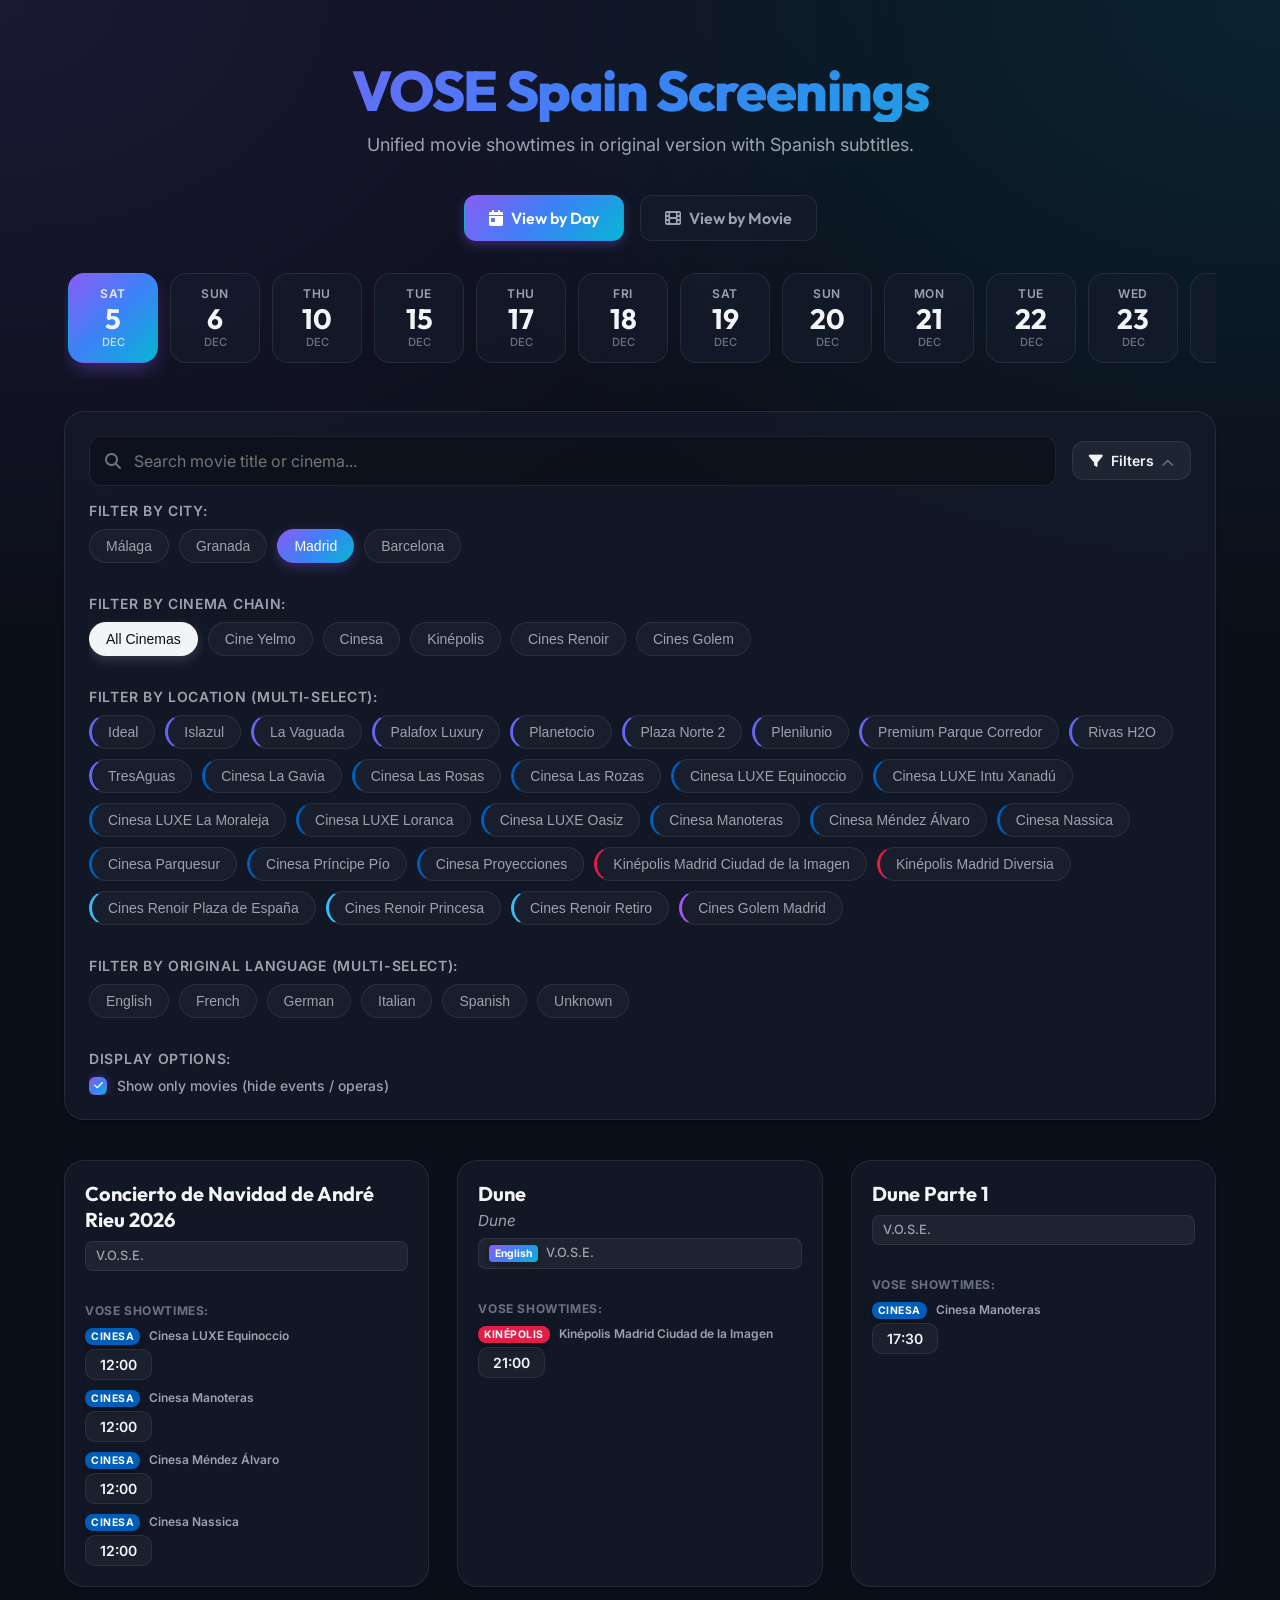
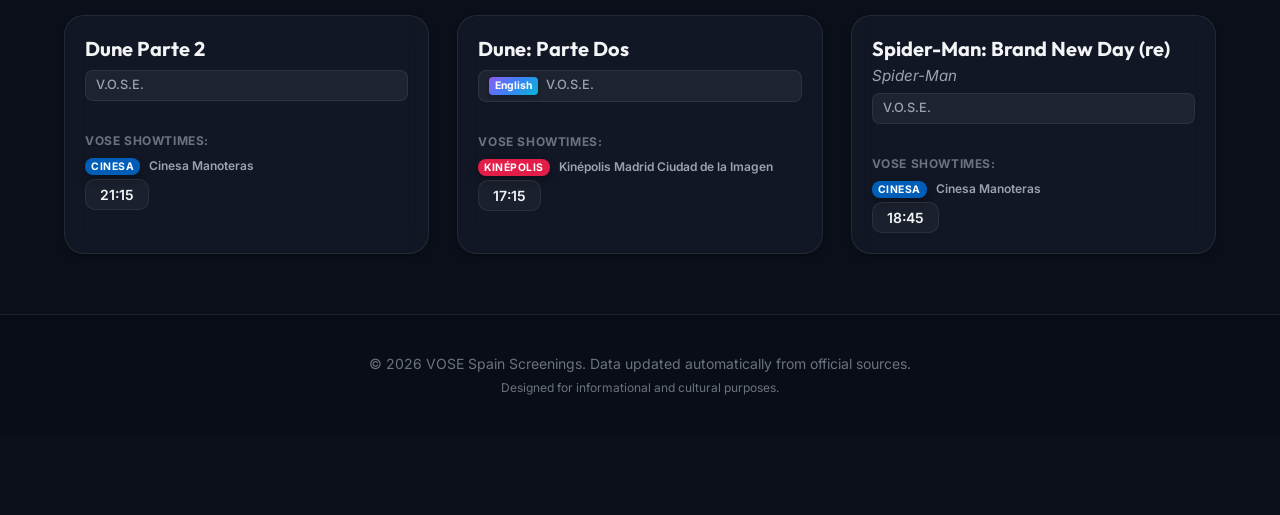
<file: index.html>
<!DOCTYPE html>
<html lang="en">
<head>
    <meta charset="UTF-8">
    <meta name="viewport" content="width=device-width, initial-scale=1.0">
    
    <!-- SEO Meta Tags -->
    <title>VOSE Spain Screenings - Movie Showtimes in Original Version</title>
    <meta name="description" content="Find all VOSE (original version with Spanish subtitles) movies and showtimes in Spain, including Málaga, Granada, Madrid, and Barcelona.">
    <meta name="keywords" content="vose, vose movies, subtitled movies, yelmo vose, cinesur vose, albeniz vose, kinepolis vose, ocine vose, original version spain, barcelona vose, madrid vose">
    
    <!-- Favicon -->
    <link rel="icon" type="image/svg+xml" href="data:image/svg+xml,%3Csvg xmlns='http://www.w3.org/2000/svg' viewBox='0 0 100 100'%3E%3Ctext y='.9em' font-size='90'%3E🎬%3C/text%3E%3C/svg%3E">
    
    <!-- Stylesheets -->
    <link rel="stylesheet" href="css/styles.css">
    
    <!-- FontAwesome for Icons -->
    <link rel="stylesheet" href="https://cdnjs.cloudflare.com/ajax/libs/font-awesome/6.4.0/css/all.min.css">

    <!-- Google AdSense -->
    <script async src="https://pagead2.googlesyndication.com/pagead/js/adsbygoogle.js?client=ca-pub-2742098675166436"
         crossorigin="anonymous"></script>
</head>
<body>

    <!-- Header Section -->
    <header class="hero">
        <div class="container">
            <h1 id="mainTitle">VOSE Spain Screenings</h1>
            <p>Unified movie showtimes in original version with Spanish subtitles.</p>
        </div>
    </header>

    <!-- Main Content -->
    <main class="container">
        
        <!-- View Mode Switcher -->
        <section class="view-switcher-container">
            <button class="view-btn active" id="btnViewDay" data-view="day">
                <i class="fa-solid fa-calendar-day"></i> View by Day
            </button>
            <button class="view-btn" id="btnViewMovie" data-view="movie">
                <i class="fa-solid fa-film"></i> View by Movie
            </button>
        </section>
        
        <!-- 1. Date Selector Scrollbar (shown only in 'day' view mode) -->
        <section class="date-selector-container" id="dateSelectorSection">
            <div class="date-selector-scroll" id="dateSelector">
                <!-- Date cards will be dynamically generated here -->
            </div>
        </section>
        
        <!-- 2. Filter Toolbar -->
        <section class="filter-toolbar">
            
            <div class="filter-toolbar-header">
                <!-- Search Bar -->
                <div class="search-container">
                    <i class="fa-solid fa-magnifying-glass search-icon"></i>
                    <input type="text" id="searchInput" class="search-input" placeholder="Search movie title or cinema...">
                </div>

                <button id="filterToggle" class="filter-toggle-btn" aria-expanded="true" aria-controls="filterPanel">
                    <i class="fa-solid fa-filter"></i>
                    <span>Filters</span>
                    <i class="fa-solid fa-chevron-down toggle-icon"></i>
                </button>
            </div>

            <!-- Active Filters Summary (Visible when collapsed) -->
            <div id="activeFiltersSummary" class="active-filters-summary">
                <!-- Dynamic chips will be generated here -->
            </div>

            <div id="filterPanel" class="filter-panel">
                <!-- City Filters -->
                <div class="filter-group">
                    <span class="filter-title">Filter by City:</span>
                    <div class="cinema-chips" id="cityChips">
                        <button class="chip" data-city="malaga" id="chipCityMalaga">Málaga</button>
                        <button class="chip" data-city="granada" id="chipCityGranada">Granada</button>
                        <button class="chip" data-city="madrid" id="chipCityMadrid">Madrid</button>
                        <button class="chip" data-city="barcelona" id="chipCityBarcelona">Barcelona</button>
                    </div>
                </div>

                <!-- Cinema Chains Filters -->
                <div class="filter-group" style="margin-top: 12px;">
                    <span class="filter-title">Filter by Cinema Chain:</span>
                    <div class="cinema-chips" id="cinemaChips">
                        <button class="chip active all-chip" data-chain="all" id="chipAll">All Cinemas</button>
                        <button class="chip" data-chain="yelmo" id="chipYelmo">Cine Yelmo</button>
                        <button class="chip" data-chain="cinesa" id="chipCinesa">Cinesa</button>
                        <button class="chip" data-chain="cinesur" id="chipCinesur">mk2 Cinesur</button>
                        <button class="chip" data-chain="albeniz" id="chipAlbeniz">Cine Albéniz</button>
                        <button class="chip" data-chain="kinepolis" id="chipKinepolis">Kinépolis</button>
                        <button class="chip" data-chain="ocine" id="chipOcine">Ocine</button>
                        <button class="chip" data-chain="renoir" id="chipRenoir">Cines Renoir</button>
                        <button class="chip" data-chain="golem" id="chipGolem">Cines Golem</button>
                    </div>
                </div>

                <!-- Specific Cinema Sub-Filters -->
                <div class="filter-group" id="cinemaSubFilterGroup" style="margin-top: 12px;">
                    <span class="filter-title">Filter by Location (Multi-select):</span>
                    <div class="cinema-chips" id="cinemaSubChips">
                        <!-- Dynamic chips generated here -->
                    </div>
                </div>

                <!-- Original Language Filters -->
                <div class="filter-group" style="margin-top: 12px;">
                    <span class="filter-title">Filter by Original Language (Multi-select):</span>
                    <div class="cinema-chips" id="languageChips">
                        <!-- Dynamic chips generated here -->
                    </div>
                </div>

                <!-- Display Options Filters -->
                <div class="filter-group" style="margin-top: 12px;">
                    <span class="filter-title">Display Options:</span>
                    <label class="filter-checkbox-container">
                        <input type="checkbox" id="chkOnlyMovies" checked>
                        <span class="custom-checkbox"></span>
                        Show only movies (hide events / operas)
                    </label>
                </div>
            </div>
            
        </section>

        <!-- 3. Movie Cards Grid -->
        <section class="movie-grid" id="movieGrid">
            <!-- Movie cards and loaders will be rendered here -->
        </section>

    </main>

    <!-- Footer -->
    <footer style="text-align: center; padding: 40px 0; color: var(--text-muted); font-size: 0.875rem; border-top: 1px solid var(--border-color); margin-top: 60px; background: rgba(0,0,0,0.15);">
        <p>© 2026 VOSE Spain Screenings. Data updated automatically from official sources.</p>
        <p style="margin-top: 8px; font-size: 0.75rem;">Designed for informational and cultural purposes.</p>
    </footer>

    <!-- Scripts -->
    <script src="js/app.js"></script>
</body>
</html>
</file>
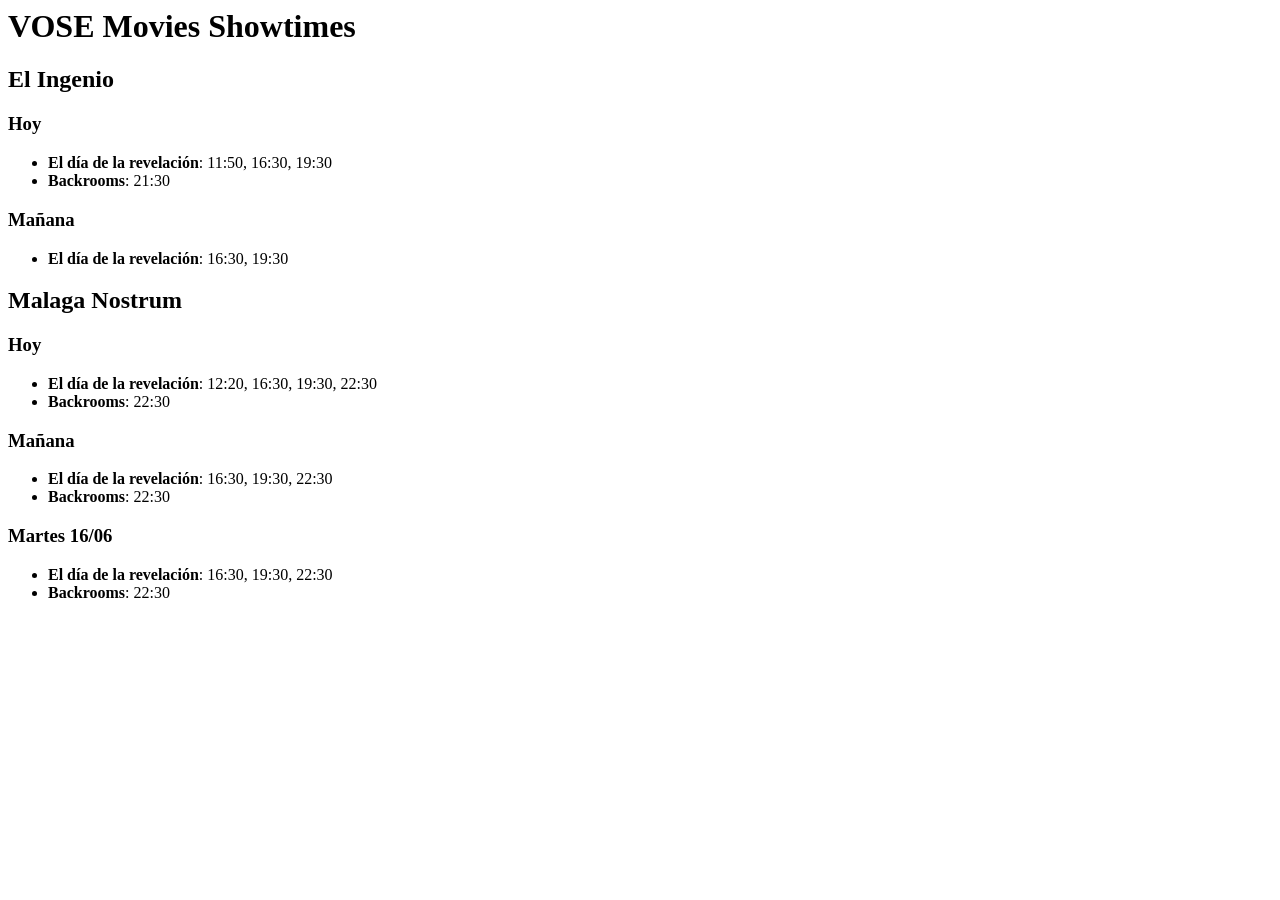
<file: movies.html>
<html>
<head><title>VOSE Movies</title></head>
<body>
<h1>VOSE Movies Showtimes</h1>
<h2>El Ingenio</h2>
<h3>Hoy</h3>
<ul>
<li><strong>El día de la revelación</strong>: 11:50, 16:30, 19:30</li>
<li><strong>Backrooms</strong>: 21:30</li>
</ul>
<h3>Mañana</h3>
<ul>
<li><strong>El día de la revelación</strong>: 16:30, 19:30</li>
</ul>
<h2>Malaga Nostrum</h2>
<h3>Hoy</h3>
<ul>
<li><strong>El día de la revelación</strong>: 12:20, 16:30, 19:30, 22:30</li>
<li><strong>Backrooms</strong>: 22:30</li>
</ul>
<h3>Mañana</h3>
<ul>
<li><strong>El día de la revelación</strong>: 16:30, 19:30, 22:30</li>
<li><strong>Backrooms</strong>: 22:30</li>
</ul>
<h3>Martes 16/06</h3>
<ul>
<li><strong>El día de la revelación</strong>: 16:30, 19:30, 22:30</li>
<li><strong>Backrooms</strong>: 22:30</li>
</ul>
</body>
</html>
</file>
<file: css/styles.css>
@import url('https://fonts.googleapis.com/css2?family=Inter:wght@300;400;500;600;700&family=Outfit:wght@400;500;600;700;800&display=swap');

/* --- DESIGN SYSTEM TOKENS --- */
:root {
    --bg-primary: #0b0f19;
    --bg-secondary: #111827;
    --bg-card: rgba(22, 28, 45, 0.65);
    --border-color: rgba(255, 255, 255, 0.08);
    --border-color-hover: rgba(139, 92, 246, 0.4);
    
    --text-primary: #f3f4f6;
    --text-secondary: #9ca3af;
    --text-muted: #6b7280;
    
    --accent-primary: #8b5cf6;     /* Violet */
    --accent-secondary: #06b6d4;   /* Cyan */
    --accent-gradient: linear-gradient(135deg, #8b5cf6 0%, #3b82f6 50%, #06b6d4 100%);
    --accent-gradient-hover: linear-gradient(135deg, #a78bfa 0%, #60a5fa 50%, #22d3ee 100%);
    
    --yelmo-color: #6366f1;        /* Indigo */
    --cinesa-color: #005eb8;       /* Blue */
    --cinesur-color: #f59e0b;      /* Amber */
    --albeniz-color: #ec4899;      /* Pink */
    --kinepolis-color: #e11d48;    /* Crimson Red */
    --ocine-color: #10b981;        /* Emerald Green */
    --renoir-color: #38bdf8;       /* Sky Blue */
    --golem-color: #a855f7;        /* Purple */
    
    --shadow-sm: 0 4px 6px -1px rgba(0, 0, 0, 0.2), 0 2px 4px -1px rgba(0, 0, 0, 0.1);
    --shadow-lg: 0 20px 25px -5px rgba(0, 0, 0, 0.4), 0 10px 10px -5px rgba(0, 0, 0, 0.3);
    
    --font-heading: 'Outfit', sans-serif;
    --font-body: 'Inter', sans-serif;
    
    --transition-smooth: all 0.3s cubic-bezier(0.4, 0, 0.2, 1);
}

/* --- BASE STYLES --- */
* {
    margin: 0;
    padding: 0;
    box-sizing: border-box;
}

body {
    background-color: var(--bg-primary);
    color: var(--text-primary);
    font-family: var(--font-body);
    -webkit-font-smoothing: antialiased;
    -moz-osx-font-smoothing: grayscale;
    min-height: 100vh;
    padding-bottom: 80px;
    background-image: 
        radial-gradient(at 0% 0%, rgba(139, 92, 246, 0.12) 0px, transparent 50%),
        radial-gradient(at 100% 0%, rgba(6, 182, 212, 0.12) 0px, transparent 50%);
    background-attachment: fixed;
}

a {
    color: inherit;
    text-decoration: none;
}

/* --- LAYOUT CONTAINERS --- */
.container {
    width: 100%;
    max-width: 1200px;
    margin: 0 auto;
    padding: 0 24px;
}

/* --- HEADER / HERO --- */
.hero {
    text-align: center;
    padding: 60px 0 40px;
}

.hero h1 {
    font-family: var(--font-heading);
    font-size: 3.5rem;
    font-weight: 800;
    line-height: 1.1;
    margin-bottom: 12px;
    background: var(--accent-gradient);
    -webkit-background-clip: text;
    -webkit-text-fill-color: transparent;
    letter-spacing: -0.025em;
}

.hero p {
    font-size: 1.125rem;
    color: var(--text-secondary);
    font-weight: 400;
    max-width: 600px;
    margin: 0 auto;
}

/* --- DATE FILTER BAR --- */
.date-selector-container {
    margin-bottom: 32px;
    position: relative;
}

.date-selector-scroll {
    display: flex;
    gap: 12px;
    overflow-x: auto;
    padding: 8px 4px 16px;
    scroll-behavior: smooth;
    scrollbar-width: thin;
    scrollbar-color: var(--border-color) transparent;
}

.date-selector-scroll::-webkit-scrollbar {
    height: 6px;
}

.date-selector-scroll::-webkit-scrollbar-thumb {
    background-color: var(--border-color);
    border-radius: 9999px;
}

.date-card {
    flex: 0 0 auto;
    width: 90px;
    height: 90px;
    display: flex;
    flex-direction: column;
    align-items: center;
    justify-content: center;
    background: var(--bg-card);
    border: 1px solid var(--border-color);
    border-radius: 16px;
    cursor: pointer;
    transition: var(--transition-smooth);
    user-select: none;
    backdrop-filter: blur(12px);
}

.date-card:hover {
    border-color: var(--accent-secondary);
    transform: translateY(-2px);
    box-shadow: 0 4px 12px rgba(6, 182, 212, 0.15);
}

.date-card.active {
    background: var(--accent-gradient);
    border-color: transparent;
    box-shadow: 0 10px 20px -5px rgba(139, 92, 246, 0.4);
}

.date-card .weekday {
    font-size: 0.75rem;
    font-weight: 600;
    text-transform: uppercase;
    color: var(--text-secondary);
    margin-bottom: 4px;
    letter-spacing: 0.05em;
}

.date-card.active .weekday {
    color: rgba(255, 255, 255, 0.85);
}

.date-card .day-num {
    font-family: var(--font-heading);
    font-size: 1.75rem;
    font-weight: 700;
    line-height: 1;
}

.date-card .month-lbl {
    font-size: 0.7rem;
    color: var(--text-muted);
    font-weight: 500;
    margin-top: 2px;
}

.date-card.active .month-lbl {
    color: rgba(255, 255, 255, 0.75);
}

/* --- FILTER TOOLBAR --- */
.filter-toolbar {
    background: var(--bg-card);
    border: 1px solid var(--border-color);
    border-radius: 20px;
    padding: 24px;
    margin-bottom: 40px;
    display: flex;
    flex-direction: column;
    gap: 16px;
    backdrop-filter: blur(12px);
    box-shadow: var(--shadow-sm);
    transition: var(--transition-smooth);
}

.filter-toolbar-header {
    display: flex;
    gap: 16px;
    align-items: center;
}

.filter-toggle-btn {
    display: flex;
    align-items: center;
    gap: 8px;
    padding: 10px 16px;
    background: rgba(255, 255, 255, 0.05);
    border: 1px solid var(--border-color);
    border-radius: 12px;
    color: var(--text-primary);
    font-family: var(--font-body);
    font-size: 0.875rem;
    font-weight: 600;
    cursor: pointer;
    transition: var(--transition-smooth);
    white-space: nowrap;
}

.filter-toggle-btn:hover {
    background: rgba(255, 255, 255, 0.1);
    border-color: var(--text-muted);
}

.filter-toggle-btn .toggle-icon {
    font-size: 0.75rem;
    transition: transform 0.3s ease;
}

.filter-toggle-btn[aria-expanded="true"] .toggle-icon {
    transform: rotate(180deg);
}

.active-filters-summary {
    display: flex;
    flex-wrap: nowrap;
    gap: 8px;
    overflow-x: auto;
    padding-bottom: 4px;
    scrollbar-width: none; /* Hide scrollbar for cleaner look */
}

.active-filters-summary::-webkit-scrollbar {
    display: none;
}

.active-filters-summary:empty {
    display: none;
}

.filter-panel {
    display: flex;
    flex-direction: column;
    gap: 20px;
    overflow: hidden;
    transition: max-height 0.3s cubic-bezier(0.4, 0, 0.2, 1), opacity 0.3s ease, margin-top 0.3s ease;
    max-height: 2000px; /* Large enough to contain all filters */
    opacity: 1;
}

.filter-panel.collapsed {
    max-height: 0;
    opacity: 0;
    margin-top: -16px; /* Counteract gap */
    pointer-events: none;
}

.search-container {
    flex-grow: 1;
    position: relative;
}

.search-input {
    width: 100%;
    background: rgba(0, 0, 0, 0.25);
    border: 1px solid var(--border-color);
    border-radius: 12px;
    padding: 14px 16px 14px 44px;
    color: var(--text-primary);
    font-family: var(--font-body);
    font-size: 1rem;
    outline: none;
    transition: var(--transition-smooth);
}

.search-input:focus {
    border-color: var(--accent-primary);
    box-shadow: 0 0 0 2px rgba(139, 92, 246, 0.2);
    background: rgba(0, 0, 0, 0.4);
}

.search-icon {
    position: absolute;
    left: 16px;
    top: 50%;
    transform: translateY(-50%);
    color: var(--text-muted);
    pointer-events: none;
}

.filter-group {
    display: flex;
    flex-direction: column;
    gap: 10px;
}

.filter-title {
    font-size: 0.875rem;
    font-weight: 600;
    color: var(--text-secondary);
    text-transform: uppercase;
    letter-spacing: 0.05em;
}

.cinema-chips {
    display: flex;
    flex-wrap: wrap;
    gap: 10px;
}

.chip {
    padding: 8px 16px;
    background: rgba(255, 255, 255, 0.03);
    border: 1px solid var(--border-color);
    border-radius: 9999px;
    font-size: 0.875rem;
    font-weight: 500;
    color: var(--text-secondary);
    cursor: pointer;
    transition: var(--transition-smooth);
    user-select: none;
}

.chip:hover {
    color: var(--text-primary);
    background: rgba(255, 255, 255, 0.07);
    border-color: var(--text-muted);
}

.chip.active[data-chain="yelmo"] {
    background: var(--yelmo-color);
    color: white;
    border-color: transparent;
    box-shadow: 0 4px 12px rgba(99, 102, 241, 0.3);
}

.chip.active[data-chain="cinesa"] {
    background: var(--cinesa-color);
    color: white;
    border-color: transparent;
    box-shadow: 0 4px 12px rgba(0, 94, 184, 0.3);
}

.chip.active[data-chain="cinesur"] {
    background: var(--cinesur-color);
    color: white;
    border-color: transparent;
    box-shadow: 0 4px 12px rgba(245, 158, 11, 0.3);
}

.chip.active[data-chain="albeniz"] {
    background: var(--albeniz-color);
    color: white;
    border-color: transparent;
    box-shadow: 0 4px 12px rgba(236, 72, 153, 0.3);
}

.chip.active[data-chain="kinepolis"] {
    background: var(--kinepolis-color);
    color: white;
    border-color: transparent;
    box-shadow: 0 4px 12px rgba(225, 29, 72, 0.3);
}

.chip.active[data-chain="ocine"] {
    background: var(--ocine-color);
    color: white;
    border-color: transparent;
    box-shadow: 0 4px 12px rgba(16, 185, 129, 0.3);
}

.chip.active[data-chain="renoir"] {
    background: var(--renoir-color);
    color: white;
    border-color: transparent;
    box-shadow: 0 4px 12px rgba(56, 189, 248, 0.3);
}

.chip.active[data-chain="golem"] {
    background: var(--golem-color);
    color: white;
    border-color: transparent;
    box-shadow: 0 4px 12px rgba(168, 85, 247, 0.3);
}

.chip.active.all-chip {
    background: var(--text-primary);
    color: var(--bg-primary);
    border-color: transparent;
    box-shadow: 0 4px 12px rgba(255, 255, 255, 0.15);
}

/* Sub-chips styling matching chain selection */
.chip.active.active-chain-yelmo {
    background: var(--yelmo-color);
    color: white;
    border-color: transparent;
    box-shadow: 0 4px 12px rgba(99, 102, 241, 0.3);
}

.chip.active.active-chain-cinesa {
    background: var(--cinesa-color);
    color: white;
    border-color: transparent;
    box-shadow: 0 4px 12px rgba(0, 94, 184, 0.3);
}

.chip.active.active-chain-cinesur {
    background: var(--cinesur-color);
    color: white;
    border-color: transparent;
    box-shadow: 0 4px 12px rgba(245, 158, 11, 0.3);
}

.chip.active.active-chain-albeniz {
    background: var(--albeniz-color);
    color: white;
    border-color: transparent;
    box-shadow: 0 4px 12px rgba(236, 72, 153, 0.3);
}

.chip.active.active-chain-kinepolis {
    background: var(--kinepolis-color);
    color: white;
    border-color: transparent;
    box-shadow: 0 4px 12px rgba(225, 29, 72, 0.3);
}

.chip.active.active-chain-ocine {
    background: var(--ocine-color);
    color: white;
    border-color: transparent;
    box-shadow: 0 4px 12px rgba(16, 185, 129, 0.3);
}

.chip.active.active-chain-renoir {
    background: var(--renoir-color);
    color: white;
    border-color: transparent;
    box-shadow: 0 4px 12px rgba(56, 189, 248, 0.3);
}

.chip.active.active-chain-golem {
    background: var(--golem-color);
    color: white;
    border-color: transparent;
    box-shadow: 0 4px 12px rgba(168, 85, 247, 0.3);
}

.chip.active {
    background: var(--accent-gradient);
    color: white;
    border-color: transparent;
    box-shadow: 0 4px 12px rgba(139, 92, 246, 0.3);
}

/* Custom Checkbox Toggle */
.filter-checkbox-container {
    display: inline-flex;
    align-items: center;
    cursor: pointer;
    user-select: none;
    font-size: 0.875rem;
    font-weight: 500;
    color: var(--text-secondary);
    transition: var(--transition-smooth);
    width: fit-content;
}

.filter-checkbox-container:hover {
    color: var(--text-primary);
}

.filter-checkbox-container input {
    display: none;
}

.custom-checkbox {
    width: 18px;
    height: 18px;
    border: 1px solid var(--border-color);
    border-radius: 6px;
    margin-right: 10px;
    display: flex;
    align-items: center;
    justify-content: center;
    background: rgba(0, 0, 0, 0.25);
    transition: var(--transition-smooth);
}

.filter-checkbox-container input:checked + .custom-checkbox {
    background: var(--accent-gradient);
    border-color: transparent;
    box-shadow: 0 0 10px rgba(139, 92, 246, 0.4);
}

.custom-checkbox::after {
    content: "\f00c";
    font-family: "Font Awesome 6 Free";
    font-weight: 900;
    font-size: 0.65rem;
    color: white;
    display: none;
}

.filter-checkbox-container input:checked + .custom-checkbox::after {
    display: block;
}


/* --- MOVIE GRID --- */
.movie-grid {
    display: grid;
    grid-template-columns: repeat(auto-fill, minmax(280px, 1fr));
    gap: 28px;
}

/* --- MOVIE CARD --- */
.movie-card {
    background: var(--bg-card);
    border: 1px solid var(--border-color);
    border-radius: 20px;
    overflow: hidden;
    display: flex;
    flex-direction: column;
    transition: var(--transition-smooth);
    backdrop-filter: blur(12px);
    box-shadow: var(--shadow-sm);
}

.movie-card:hover {
    transform: translateY(-6px);
    border-color: var(--border-color-hover);
    box-shadow: var(--shadow-lg), 0 0 20px rgba(139, 92, 246, 0.15);
}

.movie-card.collapsible {
    cursor: pointer;
}

.movie-card.collapsible:focus-visible {
    outline: 2px solid var(--accent-primary);
    outline-offset: 4px;
}

.card-header {
    display: flex;
    justify-content: space-between;
    align-items: flex-start;
    gap: 16px;
}

.toggle-icon {
    font-size: 1.25rem;
    color: var(--text-muted);
    transition: var(--transition-smooth);
    margin-top: 4px;
}

.movie-card.expanded .toggle-icon {
    transform: rotate(180deg);
    color: var(--accent-secondary);
}

.collapsed-content {
    margin-top: 12px;
    display: flex;
    flex-direction: column;
    gap: 8px;
    transition: var(--transition-smooth);
}

.movie-card.expanded .collapsed-content {
    display: none;
}

.summary-item {
    display: flex;
    align-items: center;
    gap: 8px;
    font-size: 0.875rem;
    color: var(--text-secondary);
}

.summary-item i {
    width: 16px;
    color: var(--accent-secondary);
    font-size: 0.8rem;
}

.expanded-content {
    max-height: 0;
    opacity: 0;
    overflow: hidden;
    transition: all 0.5s cubic-bezier(0.4, 0, 0.2, 1);
}

.movie-card.expanded .expanded-content {
    max-height: 2000px; /* Large enough to fit content */
    opacity: 1;
    margin-top: 0;
}

.movie-card:not(.collapsible) .expanded-content {
    max-height: none;
    opacity: 1;
    overflow: visible;
}

.chain-badge {
    padding: 6px 12px;
    border-radius: 8px;
    font-size: 0.75rem;
    font-weight: 700;
    text-transform: uppercase;
    letter-spacing: 0.05em;
    box-shadow: 0 4px 8px rgba(0, 0, 0, 0.3);
    z-index: 1;
}

.chain-badge.yelmo {
    background: var(--yelmo-color);
    color: white;
}

.chain-badge.cinesa {
    background: var(--cinesa-color);
    color: white;
}

.chain-badge.cinesur {
    background: var(--cinesur-color);
    color: white;
}

.chain-badge.albeniz {
    background: var(--albeniz-color);
    color: white;
}

.chain-badge.kinepolis {
    background: var(--kinepolis-color);
    color: white;
}

.chain-badge.ocine {
    background: var(--ocine-color);
    color: white;
}

.chain-badge.renoir {
    background: var(--renoir-color);
    color: white;
}

.chain-badge.golem {
    background: var(--golem-color);
    color: white;
}

.card-content {
    padding: 20px;
    display: flex;
    flex-direction: column;
    flex-grow: 1;
}

.movie-title {
    font-family: var(--font-heading);
    font-size: 1.25rem;
    font-weight: 700;
    line-height: 1.3;
    margin-bottom: 8px;
    color: var(--text-primary);
    word-wrap: break-word;
    overflow-wrap: break-word;
    hyphens: auto;
}

.movie-original-title {
    font-size: 0.95rem;
    font-style: italic;
    color: var(--text-secondary);
    margin-top: -4px;
    margin-bottom: 8px;
    word-wrap: break-word;
    overflow-wrap: break-word;
    hyphens: auto;
}

.movie-meta {
    display: flex;
    gap: 12px;
    font-size: 0.8rem;
    color: var(--text-secondary);
    margin-bottom: 16px;
    font-weight: 500;
}

.movie-meta span {
    display: flex;
    align-items: center;
}

.movie-lang {
    font-size: 0.8rem;
    background: rgba(255, 255, 255, 0.05);
    border: 1px solid var(--border-color);
    border-radius: 8px;
    padding: 6px 10px;
    margin-bottom: 20px;
    color: var(--text-secondary);
    font-weight: 500;
    line-height: 1.3;
    text-overflow: ellipsis;
    white-space: nowrap;
    overflow: hidden;
    display: block;
}

.showtimes-section {
    margin-top: auto;
}

.showtimes-label {
    font-size: 0.75rem;
    font-weight: 700;
    text-transform: uppercase;
    color: var(--text-muted);
    letter-spacing: 0.05em;
    margin-bottom: 10px;
    display: block;
}

.showtimes-list {
    display: flex;
    flex-wrap: wrap;
    gap: 8px;
}

.time-pill {
    padding: 6px 14px;
    background: rgba(255, 255, 255, 0.04);
    border: 1px solid var(--border-color);
    border-radius: 10px;
    font-size: 0.875rem;
    font-weight: 600;
    transition: var(--transition-smooth);
}

.time-pill:hover {
    background: var(--accent-gradient);
    border-color: transparent;
    color: white;
    box-shadow: 0 4px 12px rgba(139, 92, 246, 0.3);
    transform: scale(1.05);
}

/* --- EMPTY / LOADING STATES --- */
.empty-state {
    text-align: center;
    grid-column: 1 / -1;
    padding: 80px 24px;
    background: var(--bg-card);
    border: 1px dashed var(--border-color);
    border-radius: 20px;
    backdrop-filter: blur(12px);
}

.empty-state h3 {
    font-family: var(--font-heading);
    font-size: 1.5rem;
    margin-bottom: 8px;
    color: var(--text-secondary);
}

.empty-state p {
    color: var(--text-muted);
}

.loader {
    grid-column: 1 / -1;
    display: flex;
    justify-content: center;
    align-items: center;
    padding: 100px 0;
}

.spinner {
    width: 48px;
    height: 48px;
    border: 3px solid rgba(139, 92, 246, 0.2);
    border-top-color: var(--accent-primary);
    border-radius: 50%;
    animation: spin 1s linear infinite;
}

@keyframes spin {
    to { transform: rotate(360deg); }
}

/* --- RESPONSIVE ADJUSTMENTS --- */
@media (max-width: 768px) {
    .hero h1 {
        font-size: 2.5rem;
    }
    
    .filter-toolbar {
        padding: 16px;
        gap: 12px;
    }

    .filter-toolbar-header {
        flex-direction: column;
        align-items: stretch;
        gap: 12px;
    }

    .filter-toggle-btn {
        justify-content: center;
    }
    
    .movie-grid {
        grid-template-columns: repeat(auto-fill, minmax(240px, 1fr));
        gap: 20px;
    }
}

/* --- ACCESSIBILITY --- */
@media (prefers-reduced-motion: reduce) {
    .filter-panel,
    .filter-toggle-btn .toggle-icon,
    .filter-toolbar,
    .movie-card,
    .time-pill,
    .chip,
    .date-card,
    .view-btn {
        transition: none !important;
        animation: none !important;
        transform: none !important;
    }
}

/* --- VIEW SWITCHER --- */
.view-switcher-container {
    display: flex;
    justify-content: center;
    gap: 16px;
    margin-bottom: 24px;
}

.view-btn {
    padding: 12px 24px;
    background: var(--bg-card);
    border: 1px solid var(--border-color);
    border-radius: 12px;
    font-family: var(--font-heading);
    font-size: 1rem;
    font-weight: 600;
    color: var(--text-secondary);
    cursor: pointer;
    transition: var(--transition-smooth);
    display: flex;
    align-items: center;
    gap: 8px;
    backdrop-filter: blur(12px);
}

.view-btn:hover {
    border-color: var(--accent-secondary);
    color: var(--text-primary);
    transform: translateY(-1px);
}

.view-btn.active {
    background: var(--accent-gradient);
    border-color: transparent;
    color: white;
    box-shadow: 0 4px 12px rgba(139, 92, 246, 0.3);
}

/* --- MOVIE VIEW STYLES --- */
.movie-dates-list {
    display: flex;
    flex-direction: column;
    gap: 16px;
    margin-top: 12px;
}

.movie-date-group {
    border-bottom: 1px solid rgba(255, 255, 255, 0.05);
    padding-bottom: 12px;
}

.movie-date-group:last-child {
    border-bottom: none;
    padding-bottom: 0;
}

.movie-date-title {
    font-size: 0.8rem;
    font-weight: 700;
    text-transform: uppercase;
    color: var(--accent-secondary);
    letter-spacing: 0.05em;
    margin-bottom: 8px;
    display: block;
}

.movie-date-cinemas {
    display: flex;
    flex-direction: column;
    gap: 10px;
}

.cinema-showtimes-row {
    display: flex;
    flex-direction: column;
    gap: 6px;
}

.cinema-label {
    font-size: 0.75rem;
    font-weight: 600;
    color: var(--text-secondary);
}

.movie-grid.list-by-movie {
    grid-template-columns: repeat(auto-fill, minmax(320px, 1fr));
}

/* --- MOVIE VIEW SECTIONS --- */
.movie-view-section {
    grid-column: 1 / -1;
    margin-bottom: 48px;
}

.movie-view-section .section-title {
    font-family: var(--font-heading);
    font-size: 1.5rem;
    font-weight: 700;
    margin-bottom: 24px;
    color: var(--accent-secondary);
    display: flex;
    align-items: center;
    gap: 12px;
}

.movie-view-section .section-title::after {
    content: "";
    height: 1px;
    flex-grow: 1;
    background: linear-gradient(to right, var(--border-color), transparent);
}

.list-by-movie .showtimes-section {
    margin-top: 12px;
}

/* --- LANGUAGE BADGE --- */
.lang-badge {
    background: var(--accent-gradient);
    color: white;
    font-size: 0.65rem;
    font-weight: 700;
    padding: 2px 6px;
    border-radius: 4px;
    margin-right: 8px;
    display: inline-block;
    vertical-align: middle;
    box-shadow: 0 2px 4px rgba(0, 0, 0, 0.2);
}
</file>
